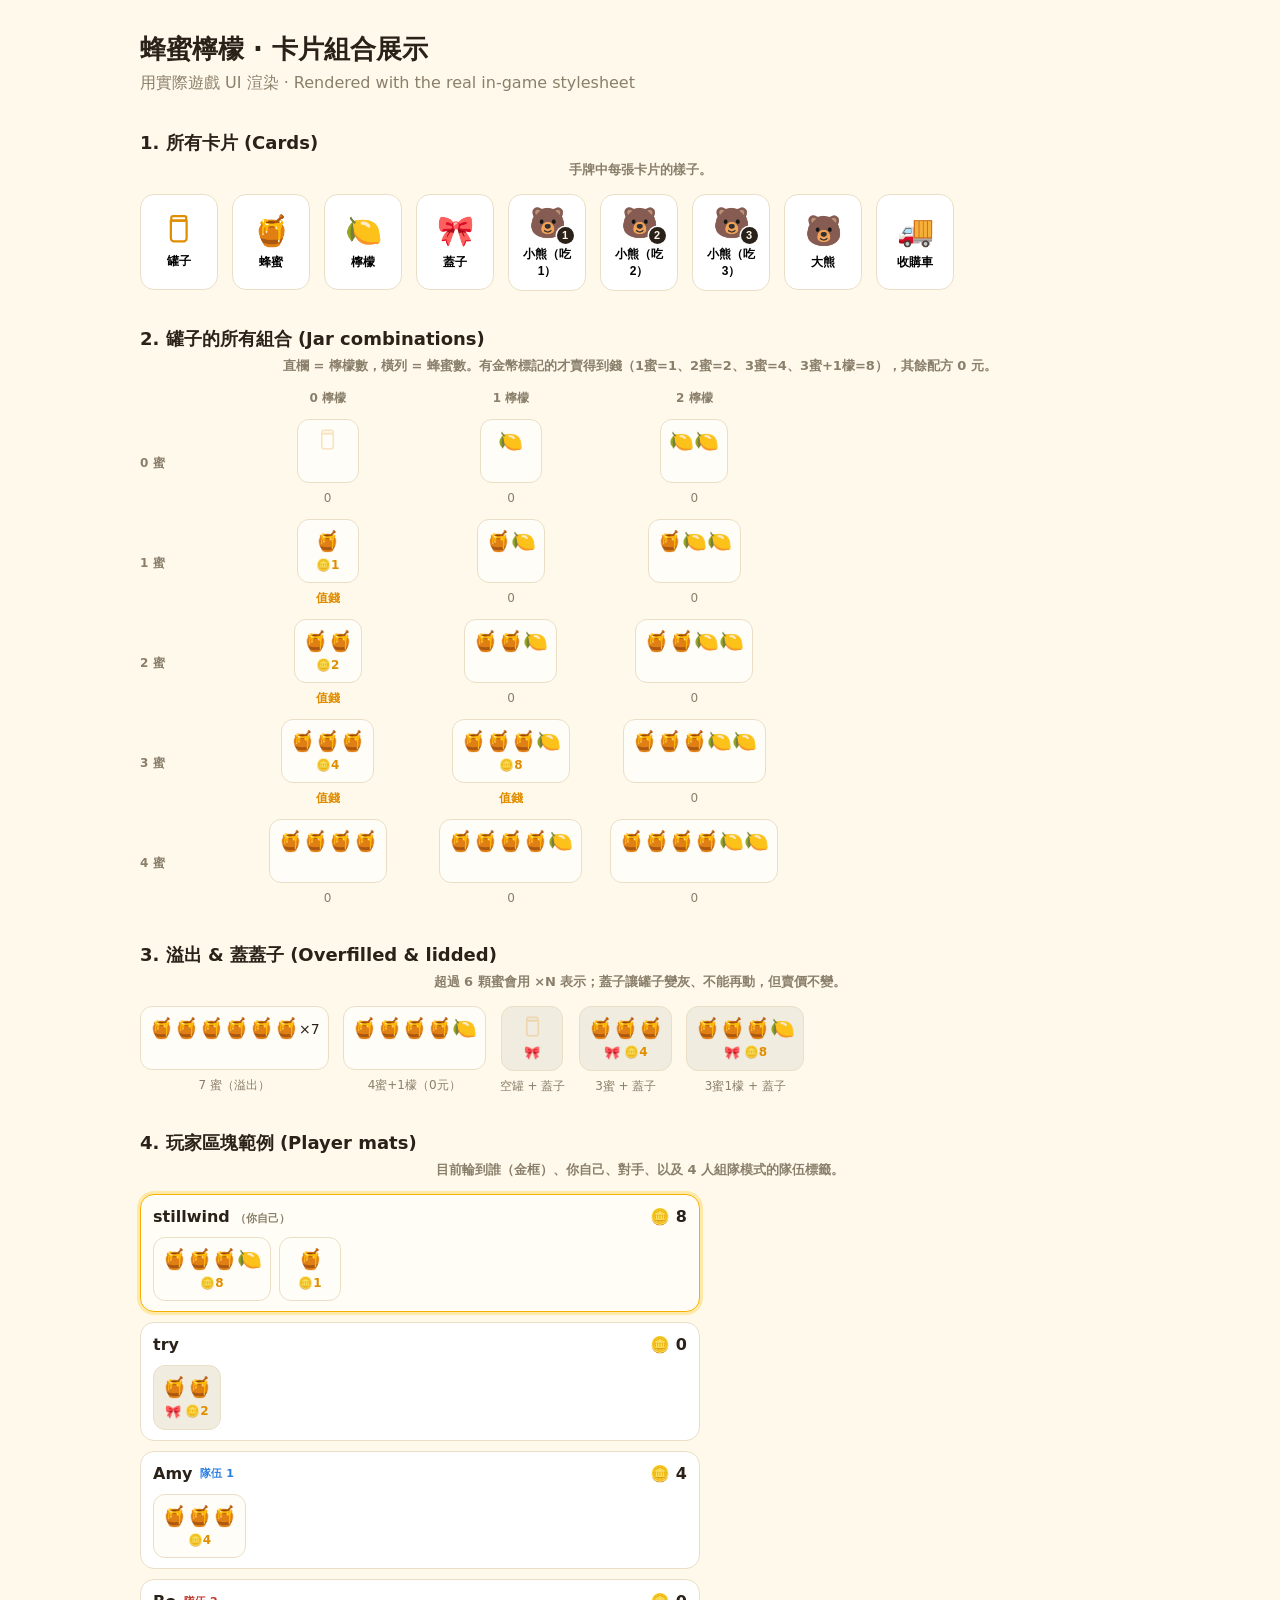
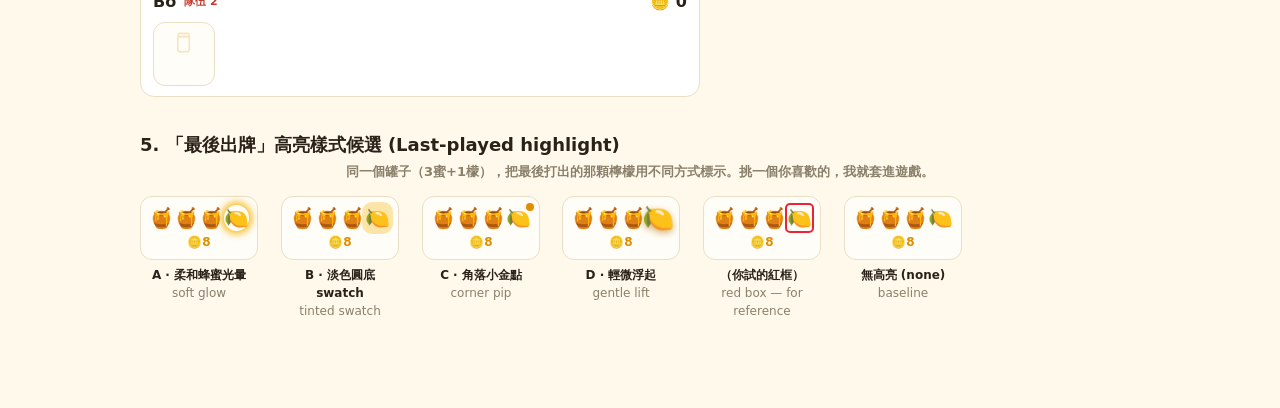
<file: showcase.html>
<!DOCTYPE html>
<html lang="zh-Hant">
<head>
  <meta charset="utf-8" />
  <meta name="viewport" content="width=device-width, initial-scale=1" />
  <title>蜂蜜檸檬 · 卡片組合展示 (Card Showcase)</title>
  <!-- The REAL game stylesheet, so everything renders exactly like in-game. -->
  <link rel="stylesheet" href="css/styles.css" />
  <style>
    /* Showcase-only layout (not part of the game). */
    body { padding: 0; }
    .showcase { max-width: 1040px; margin: 0 auto; padding: 24px 20px 80px; }
    .showcase h1 { font-size: 26px; margin: 6px 0 2px; }
    .showcase .sub { color: var(--muted); margin: 0 0 24px; }
    .sec { margin: 34px 0 8px; }
    .sec h2 { font-size: 18px; margin: 0 0 4px; }
    .sec .note { color: var(--muted); font-size: 13px; margin: 0 0 14px; }
    .row { display: flex; flex-wrap: wrap; gap: 14px; align-items: flex-start; }
    .cell { display: flex; flex-direction: column; align-items: center; gap: 6px; }
    .cell .cap { font-size: 12px; color: var(--muted); text-align: center; }
    .worth .cap { color: var(--honey-deep); font-weight: 700; }
    .grid { display: grid; grid-template-columns: 90px repeat(3, 1fr); gap: 12px; align-items: center; max-width: 640px; }
    .grid .head { font-size: 12px; color: var(--muted); text-align: center; font-weight: 700; }
    .grid .rowhead { font-size: 12px; color: var(--muted); font-weight: 700; }
    .matwrap { max-width: 560px; }
    .hl-demo { display: flex; flex-wrap: wrap; gap: 22px; }
    .hl-demo .cell .cap { max-width: 120px; }

    /* --- Ingredient spans (the planned new jar rendering) --- */
    .jar-contents .ing { position: relative; display: inline-block; }
    .jar-contents .ing-more { color: var(--ink); font-size: 14px; vertical-align: middle; }

    /* --- Candidate "last played" highlight styles (A–D) + red-box ref --- */
    /* A: soft honey glow */
    .hl-a { border-radius: 50%; box-shadow: 0 0 7px 3px rgba(246,177,0,.85); }
    /* B: tinted rounded swatch behind */
    .hl-b { border-radius: 7px; background: rgba(246,177,0,.32); box-shadow: 0 0 0 3px rgba(246,177,0,.32); }
    /* C: corner gold pip */
    .hl-c::after { content: ''; position: absolute; top: -2px; right: -3px; width: 8px; height: 8px;
      border-radius: 50%; background: var(--honey-deep); box-shadow: 0 0 0 2px var(--paper); }
    /* D: gentle lift */
    .hl-d { transform: scale(1.3); filter: drop-shadow(0 2px 3px rgba(180,120,0,.55)); }
    /* reference: the red box you tried */
    .hl-red { outline: 2px solid #e23; border-radius: 3px; }

    .swatchlabel { font-weight: 700; color: var(--ink); }
  </style>
</head>
<body>
  <div class="showcase">
    <h1>蜂蜜檸檬 · 卡片組合展示</h1>
    <p class="sub">用實際遊戲 UI 渲染 · Rendered with the real in-game stylesheet</p>

    <div class="sec">
      <h2>1. 所有卡片 (Cards)</h2>
      <p class="note">手牌中每張卡片的樣子。</p>
      <div class="row" id="cards"></div>
    </div>

    <div class="sec">
      <h2>2. 罐子的所有組合 (Jar combinations)</h2>
      <p class="note">直欄 = 檸檬數，橫列 = 蜂蜜數。有金幣標記的才賣得到錢（1蜜=1、2蜜=2、3蜜=4、3蜜+1檬=8），其餘配方 0 元。</p>
      <div class="grid" id="grid"></div>
    </div>

    <div class="sec">
      <h2>3. 溢出 & 蓋蓋子 (Overfilled & lidded)</h2>
      <p class="note">超過 6 顆蜜會用 ×N 表示；蓋子讓罐子變灰、不能再動，但賣價不變。</p>
      <div class="row" id="misc"></div>
    </div>

    <div class="sec">
      <h2>4. 玩家區塊範例 (Player mats)</h2>
      <p class="note">目前輪到誰（金框）、你自己、對手、以及 4 人組隊模式的隊伍標籤。</p>
      <div class="matwrap" id="mats"></div>
    </div>

    <div class="sec">
      <h2>5. 「最後出牌」高亮樣式候選 (Last-played highlight)</h2>
      <p class="note">同一個罐子（3蜜+1檬），把最後打出的那顆檸檬用不同方式標示。挑一個你喜歡的，我就套進遊戲。</p>
      <div class="hl-demo" id="hl"></div>
    </div>
  </div>

  <script>
    const ICON = { honey: '🍯', lemon: '🍋', lid: '🎀', bear: '🐻', bigbear: '🐻', truck: '🚚' };
    const JAR_SVG = `<svg class="ico-jar" viewBox="0 0 24 24" width="1.05em" height="1.05em" fill="none" stroke="currentColor" stroke-width="1.7" stroke-linejoin="round" stroke-linecap="round" aria-hidden="true"><rect x="6.3" y="2.4" width="11.4" height="3.4" rx="1.3"/><path d="M6 5.8h12v13.4A2.4 2.4 0 0 1 15.6 21.6H8.4A2.4 2.4 0 0 1 6 19.2z"/></svg>`;

    function scoreJar(h, l) {
      if (h === 3 && l === 1) return 8;
      if (h === 3 && l === 0) return 4;
      if (h === 2 && l === 0) return 2;
      if (h === 1 && l === 0) return 1;
      return 0;
    }

    // Mirrors the game's renderJar, but ingredients are individual spans so a
    // single icon can be highlighted. opts: {lidded, highlight:'honey'|'lemon', hlClass}
    function jarHTML(h, l, opts = {}) {
      const { lidded = false, highlight = null, hlClass = '' } = opts;
      let contents;
      if (h || l) {
        const parts = [];
        const hCap = Math.min(h, 6);
        for (let i = 0; i < hCap; i++) {
          const hl = highlight === 'honey' && i === hCap - 1;
          parts.push(`<span class="ing ${hl ? hlClass : ''}">${ICON.honey}</span>`);
        }
        if (h > 6) parts.push(`<span class="ing-more">×${h}</span>`);
        for (let i = 0; i < l; i++) {
          const hl = highlight === 'lemon' && i === l - 1;
          parts.push(`<span class="ing ${hl ? hlClass : ''}">${ICON.lemon}</span>`);
        }
        contents = parts.join('');
      } else {
        contents = `<span class="jar-empty">${JAR_SVG}</span>`;
      }
      const val = scoreJar(h, l);
      return `<div class="jar ${lidded ? 'lidded' : ''}">
        <div class="jar-contents">${contents}</div>
        <div class="jar-meta">${lidded ? `<span class="lid">${ICON.lid}</span>` : ''}${val > 0 ? `<span class="jar-val">🪙${val}</span>` : ''}</div>
      </div>`;
    }

    function cardName(type, value) {
      return ({
        jar: '罐子', honey: '蜂蜜', lemon: '檸檬', lid: '蓋子',
        bigbear: '大熊', truck: '收購車',
      })[type] || `小熊（吃 ${value}）`;
    }
    function handCardHTML(type, value) {
      const bn = type === 'bear' ? `<span class="bear-n">${value}</span>` : '';
      const icon = type === 'jar' ? JAR_SVG : ICON[type];
      return `<button class="handcard" style="cursor:default">
        <span class="hc-icon">${icon}${bn}</span>
        <span class="hc-name">${cardName(type, value)}</span>
      </button>`;
    }

    // 1. Cards
    const cards = [['jar'], ['honey'], ['lemon'], ['lid'], ['bear', 1], ['bear', 2], ['bear', 3], ['bigbear'], ['truck']];
    document.getElementById('cards').innerHTML = cards.map(([t, v]) => handCardHTML(t, v)).join('');

    // 2. Jar grid: honey 0..4 rows, lemon 0..2 cols
    const g = document.getElementById('grid');
    let gh = `<div class="head"></div><div class="head">0 檸檬</div><div class="head">1 檸檬</div><div class="head">2 檸檬</div>`;
    for (let h = 0; h <= 4; h++) {
      gh += `<div class="rowhead">${h} 蜜</div>`;
      for (let l = 0; l <= 2; l++) {
        const worth = scoreJar(h, l) > 0;
        gh += `<div class="cell ${worth ? 'worth' : ''}">${jarHTML(h, l)}<span class="cap">${worth ? '值錢' : '0'}</span></div>`;
      }
    }
    g.innerHTML = gh;

    // 3. Overfilled & lidded
    document.getElementById('misc').innerHTML = [
      [jarHTML(7, 0), '7 蜜（溢出）'],
      [jarHTML(4, 1), '4蜜+1檬（0元）'],
      [jarHTML(0, 0, { lidded: true }), '空罐 + 蓋子'],
      [jarHTML(3, 0, { lidded: true }), '3蜜 + 蓋子'],
      [jarHTML(3, 1, { lidded: true }), '3蜜1檬 + 蓋子'],
    ].map(([j, cap]) => `<div class="cell">${j}<span class="cap">${cap}</span></div>`).join('');

    // 4. Player mats
    function matHTML(name, opts = {}) {
      const { current = false, me = false, team = null, jars = '' } = opts;
      return `<div class="mat ${current ? 'current' : ''} ${me ? 'me' : ''}" style="margin-bottom:10px">
        <div class="mat-head">
          <span class="pname">${name}${me ? ' <span class="tag">（你自己）</span>' : ''}</span>
          ${team != null ? `<span class="tag team${team}">隊伍 ${team + 1}</span>` : ''}
          <span class="coins" style="margin-left:auto">🪙 ${opts.coins ?? 0}</span>
        </div>
        <div class="jars">${jars || `<span class="hint">（空）</span>`}</div>
      </div>`;
    }
    document.getElementById('mats').innerHTML =
      matHTML('stillwind', { current: true, me: true, coins: 8, jars: jarHTML(3, 1) + jarHTML(1, 0) }) +
      matHTML('try', { jars: jarHTML(2, 0, { lidded: true }) }) +
      matHTML('Amy', { team: 0, coins: 4, jars: jarHTML(3, 0) }) +
      matHTML('Bo', { team: 1, jars: jarHTML(0, 0) });

    // 5. Highlight style candidates on a real jar (3 honey + 1 lemon, mark the lemon)
    const styles = [
      ['hl-a', 'A · 柔和蜂蜜光暈', 'soft glow'],
      ['hl-b', 'B · 淡色圓底 swatch', 'tinted swatch'],
      ['hl-c', 'C · 角落小金點', 'corner pip'],
      ['hl-d', 'D · 輕微浮起', 'gentle lift'],
      ['hl-red', '（你試的紅框）', 'red box — for reference'],
      ['', '無高亮 (none)', 'baseline'],
    ];
    document.getElementById('hl').innerHTML = styles.map(([cls, label, en]) =>
      `<div class="cell">${jarHTML(3, 1, { highlight: 'lemon', hlClass: cls })}
        <span class="cap"><span class="swatchlabel">${label}</span><br>${en}</span></div>`).join('');
  </script>
</body>
</html>
</file>
<file: css/styles.css>
:root {
  --honey: #f6b100;
  --honey-deep: #e08e00;
  --lemon: #37b48e;
  --ink: #2a2118;
  --paper: #fff9ec;
  --card: #ffffff;
  --line: #eadfc6;
  --muted: #8a7f6a;
  --shadow: 0 2px 10px rgba(120, 90, 0, .12);
  --radius: 16px;
}

* { box-sizing: border-box; -webkit-tap-highlight-color: transparent; }
html, body { margin: 0; padding: 0; }
body {
  font-family: "PingFang TC", "Noto Sans TC", "Hiragino Sans", system-ui, -apple-system, sans-serif;
  background: var(--paper);
  color: var(--ink);
  line-height: 1.5;
  -webkit-text-size-adjust: 100%;
}
#app { max-width: 560px; margin: 0 auto; min-height: 100dvh; }

/* ---- Top bar ---- */
.topbar {
  position: sticky; top: 0; z-index: 5;
  display: flex; align-items: center; justify-content: space-between;
  gap: 8px; padding: 10px 14px;
  background: var(--paper); border-bottom: 1px solid var(--line);
  padding-top: max(10px, env(safe-area-inset-top));
}
.brand { font-size: 15px; white-space: nowrap; flex-shrink: 0; }
.ico-jar { vertical-align: -0.15em; color: var(--honey-deep); }
.jar-empty .ico-jar { font-size: 22px; opacity: .55; }
.handcard .ico-jar { font-size: 30px; }
.topbtns { display: flex; gap: 6px; flex-wrap: wrap; }
.chip {
  border: 1px solid var(--line); background: var(--card); color: var(--ink);
  border-radius: 999px; padding: 5px 11px; font-size: 13px; font-weight: 600;
  cursor: pointer;
}
.chip.flat { background: transparent; border-color: transparent; color: var(--muted); padding: 5px 4px; }
.chip:active { transform: scale(.96); }

/* ---- Screens ---- */
.screen { padding: 16px; }
.screen.center { display: flex; flex-direction: column; gap: 18px; min-height: 70dvh; justify-content: center; }
.hero { text-align: center; }
.hero-emoji { font-size: 56px; }
.hero h1 { margin: 6px 0 2px; font-size: 30px; }
.tagline { color: var(--muted); margin: 0; }

.card {
  background: var(--card); border: 1px solid var(--line); border-radius: var(--radius);
  box-shadow: var(--shadow); padding: 16px; display: flex; flex-direction: column; gap: 10px;
}
h2 { font-size: 20px; margin: 4px 0 8px; }
h3 { font-size: 15px; margin: 4px 0; color: var(--muted); }

/* ---- Inputs / buttons ---- */
.input {
  width: 100%; padding: 13px 14px; font-size: 16px; color: var(--ink);
  border: 1.5px solid var(--line); border-radius: 12px; background: #fffdf7;
}
.input:focus { outline: none; border-color: var(--honey); }
.input.code { text-transform: uppercase; letter-spacing: .25em; text-align: center; font-weight: 700; }
.join-row { display: flex; gap: 8px; }
.join-row .input { flex: 1 1 auto; min-width: 0; }
.join-row .btn { width: auto; flex: 0 0 auto; white-space: nowrap; }

.btn {
  width: 100%; padding: 13px 16px; font-size: 16px; font-weight: 700;
  border: 1.5px solid var(--line); border-radius: 12px; background: var(--card);
  color: var(--ink); cursor: pointer;
}
.btn:active { transform: scale(.98); }
.btn.primary { background: var(--honey); border-color: var(--honey-deep); color: #3a2b00; }
.btn.ghost { background: transparent; border-style: dashed; color: var(--muted); }
.btn:disabled { opacity: .45; cursor: not-allowed; }
.btn.ghost:disabled, .online-block.disabled { opacity: 1; }
.link { background: none; border: none; color: var(--honey-deep); font-weight: 600; cursor: pointer; padding: 4px; }
.online-block { display: flex; flex-direction: column; gap: 8px; border-top: 1px dashed var(--line); padding-top: 10px; }
.online-block.disabled .btn { opacity: .5; }
.checkrow { display: flex; align-items: flex-start; gap: 8px; font-size: 13px; color: var(--muted); cursor: pointer; }
.checkrow input { margin-top: 2px; flex: 0 0 auto; }

.openrooms { display: flex; flex-direction: column; gap: 8px; }
.openrooms h3 { margin: 4px 0 0; }
.roomlist { display: flex; flex-direction: column; gap: 8px; }
.roomrow { display: flex; align-items: center; gap: 10px; background: var(--card); border: 1px solid var(--line); border-radius: 12px; padding: 10px 12px; }
.rr-code { font-weight: 800; letter-spacing: .12em; color: var(--honey-deep); }
.rr-info { color: var(--muted); font-size: 13px; flex: 1; overflow: hidden; text-overflow: ellipsis; white-space: nowrap; }
.btn.small { width: auto; flex: 0 0 auto; padding: 8px 16px; font-size: 14px; }

.hint { color: var(--muted); font-size: 13px; margin: 2px 0; }
.credits { text-align: center; color: var(--muted); font-size: 13px; line-height: 1.9; margin-top: 4px; }
.credit-role { display: inline-block; min-width: 4.5em; color: var(--honey-deep); font-weight: 600; }
.note { color: #c0392b; font-weight: 600; text-align: center; font-size: 14px; }

/* ---- Lobby ---- */
.roomcode {
  font-size: 44px; font-weight: 800; letter-spacing: .18em; text-align: center;
  color: var(--honey-deep); background: #fff5d6; border-radius: var(--radius);
  padding: 14px; margin: 4px 0 12px;
}
.playerlist { list-style: none; padding: 0; margin: 0; display: flex; flex-direction: column; gap: 6px; }
.playerlist li { background: #fffdf7; border: 1px solid var(--line); border-radius: 10px; padding: 9px 12px; }

/* ---- Game board ---- */
.turnbar {
  text-align: center; font-weight: 700; padding: 8px; border-radius: 10px;
  background: #fff5d6; color: var(--honey-deep); margin-bottom: 10px;
}
.turnbar.mine { background: var(--honey); color: #3a2b00; }
.last-banner {
  background: #fff5d6; border: 1px solid var(--line); border-radius: 10px;
  padding: 8px 12px; font-size: 13px; color: var(--ink);
  margin-bottom: 10px; text-align: center; line-height: 1.4;
}
.turn-timer { font-variant-numeric: tabular-nums; opacity: .85; }
.turn-timer.urgent { color: #b3271b; font-weight: 800; opacity: 1; }
.link.danger { color: #c0392b; display: block; margin: 14px auto 0; }
.mats { display: flex; flex-direction: column; gap: 10px; }
.mat {
  background: var(--card); border: 1.5px solid var(--line); border-radius: 14px; padding: 10px 12px;
}
.mat.current { border-color: var(--honey); box-shadow: 0 0 0 3px #ffe9a8; }
.mat.me { background: #fffdf5; }
.mat.target { border-color: var(--lemon); box-shadow: 0 0 0 3px #b7ecd9; cursor: pointer; }
.mat-head { display: flex; align-items: center; gap: 8px; margin-bottom: 8px; }
.pname { font-weight: 700; min-width: 0; overflow: hidden; text-overflow: ellipsis; white-space: nowrap; }
.tag { font-size: 11px; color: var(--muted); font-weight: 600; }
.tag.team0 { color: #2a7de1; } .tag.team1 { color: #c0392b; }
.coins { margin-left: auto; font-weight: 700; }
/* Each honey/lemon in a jar is its own span so the last one played can be
   highlighted. `.last-hit` marks the icon of the most recent card played
   (ingredient or lid) — a subtle honey-tinted swatch behind it. */
.jar-contents .ing { position: relative; display: inline-block; }
.jar-contents .ing-more { color: var(--ink); font-size: 14px; vertical-align: middle; }
/* Corner gold pip marking the last-played icon (ingredient / lid / new jar). */
.last-hit { position: relative; }
.last-hit::after {
  content: ''; position: absolute; top: -3px; right: -4px;
  width: 9px; height: 9px; border-radius: 50%;
  background: var(--honey-deep); box-shadow: 0 0 0 2px var(--paper);
}
.jars { display: flex; gap: 8px; flex-wrap: wrap; }
.jar {
  min-width: 62px; border: 1.5px solid var(--line); border-radius: 12px; padding: 8px;
  background: #fffdf7; text-align: center; position: relative;
}
.jar.lidded { background: #f0ece0; }
.jar.target { border-color: var(--lemon); box-shadow: 0 0 0 3px #b7ecd9; cursor: pointer; }
.jar-contents { font-size: 20px; line-height: 1.3; min-height: 26px; word-break: break-all; }
.jar-empty { opacity: .4; position: relative; display: inline-block; }
.jar-meta { display: flex; gap: 4px; justify-content: center; align-items: center; margin-top: 2px; min-height: 18px; }
.jar-val { font-size: 12px; font-weight: 700; color: var(--honey-deep); }
.lid { font-size: 13px; }

/* ---- Hand ---- */
.hand {
  position: sticky; bottom: 0; margin-top: 14px; background: var(--paper);
  border-top: 1px solid var(--line); padding: 10px 2px calc(10px + env(safe-area-inset-bottom));
}
.hand.gate { text-align: center; padding: 24px 16px; }
.hand.gate p { font-weight: 700; margin-bottom: 12px; }
.hand-banner { display: flex; align-items: center; justify-content: space-between; font-size: 13px; color: var(--muted); padding: 0 8px 8px; }
.handcards { display: flex; gap: 8px; overflow-x: auto; padding: 2px 6px 6px; }
.handcard {
  flex: 0 0 auto; width: 78px; min-height: 96px; border: 1.5px solid var(--line);
  border-radius: 14px; background: var(--card); cursor: pointer; padding: 10px 6px;
  display: flex; flex-direction: column; align-items: center; justify-content: center; gap: 6px;
}
.handcard:active { transform: translateY(-2px); }
.handcard.sel { border-color: var(--honey); box-shadow: 0 0 0 3px #ffe9a8; }
.handcard.dim { opacity: .4; }
.handcard.discardable { opacity: .6; border-style: dashed; }
.hc-tag {
  position: absolute; top: 4px; right: 4px;
  font-size: 10px; font-weight: 700; color: var(--muted);
  background: var(--paper); border: 1px solid var(--line);
  border-radius: 6px; padding: 0 4px;
}
.handcard { position: relative; }
.hc-icon { font-size: 30px; position: relative; }
.hc-name { font-size: 12px; font-weight: 600; text-align: center; }
.bear-n {
  position: absolute; right: -8px; bottom: -4px; background: var(--ink); color: var(--paper);
  font-size: 11px; font-weight: 800; border-radius: 999px; width: 17px; height: 17px;
  display: grid; place-items: center; box-shadow: 0 0 0 1.5px var(--card);
}

/* ---- Log ---- */
.log { margin-top: 12px; font-size: 12px; color: var(--muted); display: flex; flex-direction: column; gap: 2px; }

/* ---- Overlays ---- */
.overlay {
  position: fixed; inset: 0; z-index: 20; background: rgba(30, 20, 0, .45);
  display: flex; align-items: flex-end; justify-content: center;
}
.sheet {
  background: var(--paper); width: 100%; max-width: 560px; border-radius: 20px 20px 0 0;
  max-height: 88dvh; overflow-y: auto; box-shadow: 0 -6px 30px rgba(0,0,0,.25);
  animation: slideup .18s ease;
}
@keyframes slideup { from { transform: translateY(30px); opacity: .6; } to { transform: none; opacity: 1; } }
.sheet-head { position: sticky; top: 0; background: var(--paper); display: flex; align-items: center; justify-content: space-between; padding: 16px 18px 8px; }
.sheet-head h2 { margin: 0; }
.x { background: none; border: none; font-size: 20px; cursor: pointer; color: var(--muted); }
.sheet-body { padding: 8px 18px 26px; }
.rules { padding-left: 18px; display: flex; flex-direction: column; gap: 8px; }
.rules li { line-height: 1.55; }
.recipes { width: 100%; border-collapse: collapse; font-size: 16px; }
.recipes td { padding: 10px 6px; border-bottom: 1px solid var(--line); }
.r-ico { font-size: 20px; } .r-coin { text-align: right; font-weight: 700; white-space: nowrap; }
.scoretable { width: 100%; border-collapse: collapse; margin-bottom: 16px; }
.scoretable th, .scoretable td { padding: 9px 8px; border-bottom: 1px solid var(--line); text-align: left; }
.scoretable th { color: var(--muted); font-size: 13px; }
.sheet.confirm { border-radius: 20px; margin: auto 12px; max-width: 420px; }
.overlay:has(.sheet.confirm) { align-items: center; }
.confirm-msg { font-size: 16px; font-weight: 600; margin: 8px 0 18px; text-align: center; }
.confirm-btns { display: flex; gap: 10px; }
.confirm-btns .btn { flex: 1; }

/* ---- Dark mode ---- */
@media (prefers-color-scheme: dark) {
  :root {
    --ink: #f3ead5; --paper: #241d13; --card: #2f2718; --line: #453a26;
    --muted: #b0a488; --shadow: 0 2px 12px rgba(0,0,0,.35);
  }
  .input { background: #2a2216; }
  .btn.primary { color: #2a1d00; }
  .jar { background: #2a2216; } .jar.lidded { background: #201a10; }
  .roomcode { background: #3a2f16; } .turnbar { background: #3a2f16; }
  .last-banner { background: #3a2f16; }
  .mat.me { background: #332a19; }
}
</file>
